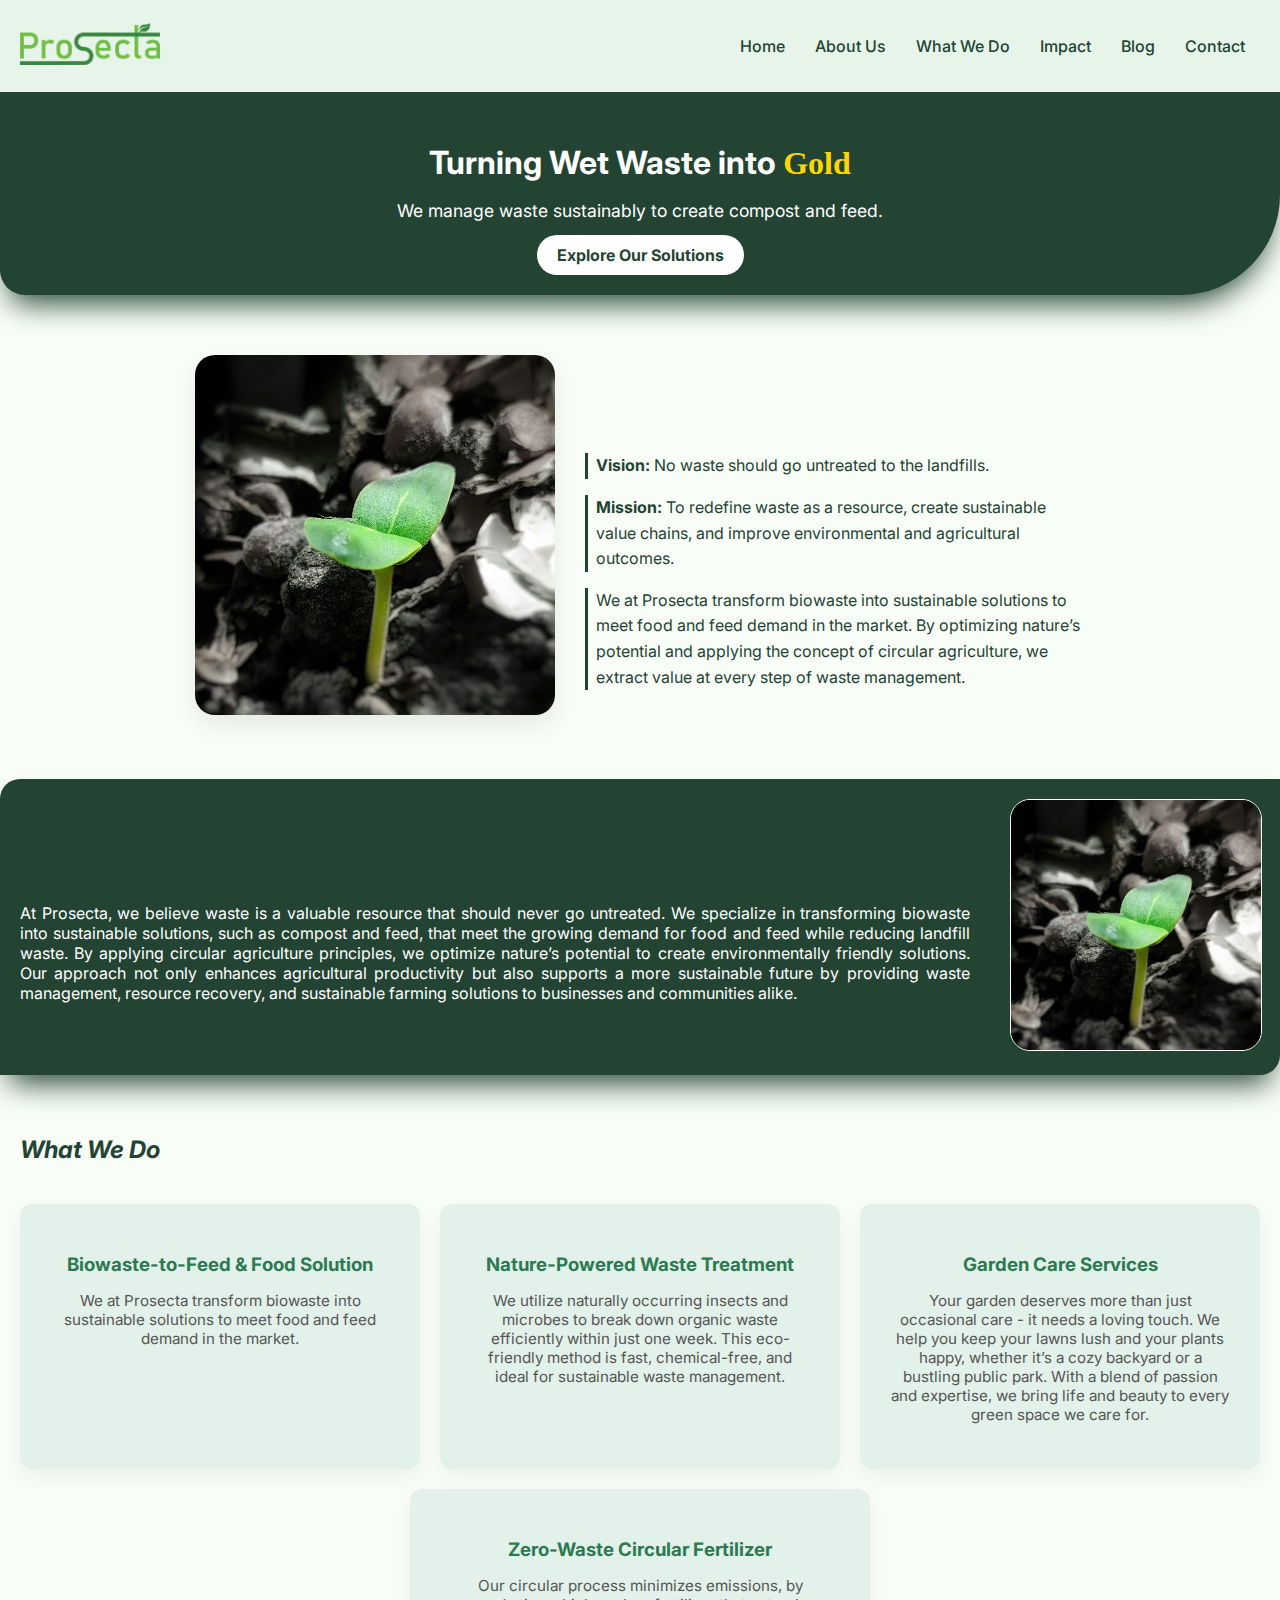
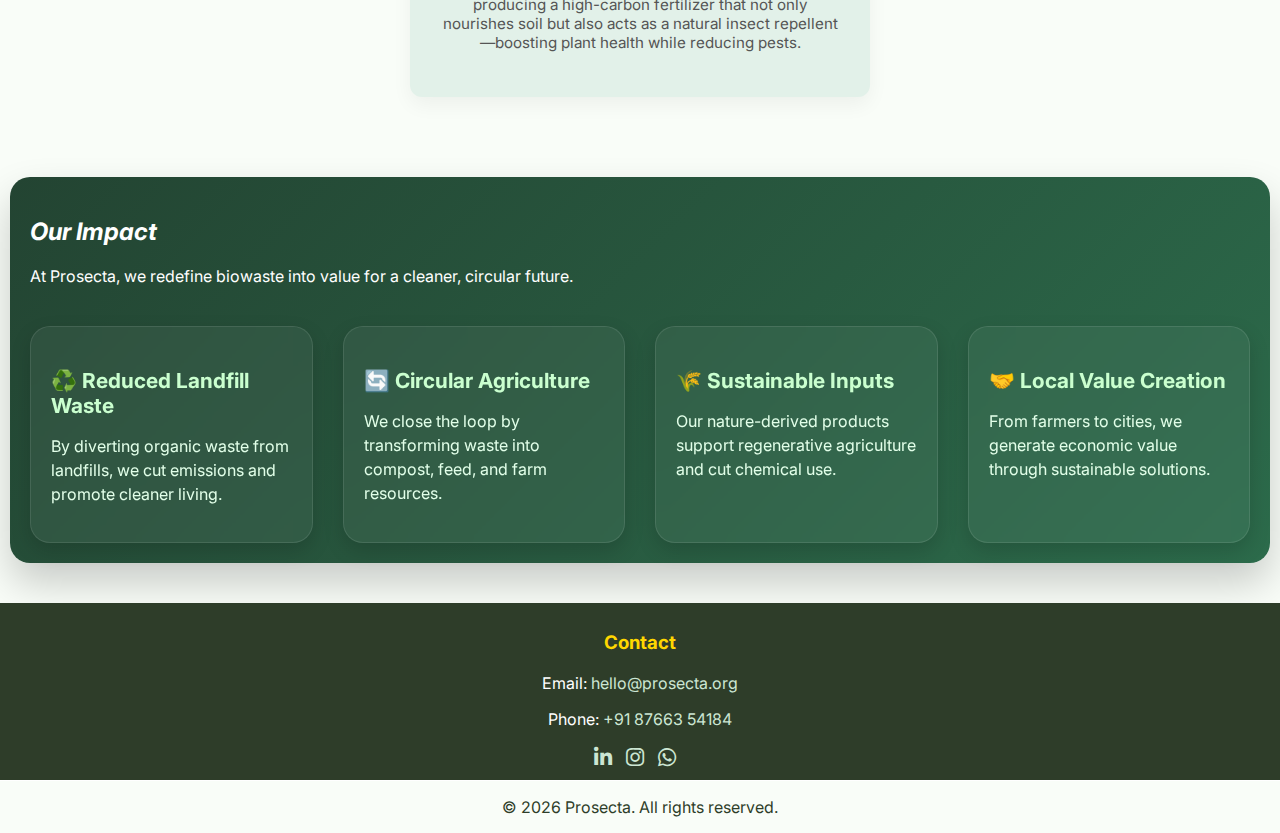
<file: index.html>
<!DOCTYPE html>
<html lang="en">
<head>
  
  <!-- basic -->
  <meta charset="utf-8">
  <meta http-equiv="X-UA-Compatible" content="IE=edge">
  <meta name="viewport" content="width=device-width, initial-scale=1">
  <!-- mobile metas -->
  <meta name="viewport" content="width=device-width, initial-scale=1">
  <meta name="viewport" content="initial-scale=1, maximum-scale=1">
  <title>Prosecta</title>
  <link rel="stylesheet" href="css/style.css">
  <link rel="stylesheet" href="https://cdnjs.cloudflare.com/ajax/libs/font-awesome/6.5.0/css/all.min.css">
</head>

<body>

<nav class="navbar">
  <div><a href="index.html"><img src="images/logo.png" width="140px"></a></div>
  <!-- Overlay (click to close) -->
  <div class="nav-overlay" id="nav-overlay"></div>
  <!-- Hamburger Icon -->
  <div class="menu-toggle" id="menu-toggle">
    <span></span>
    <span></span>
    <span></span>
  </div>
  
  <!-- Navigation Links -->
  <ul class="nav-links" id="nav-links">
    <li><a href="index.html">Home</a></li>
    <li><a href="#about">About Us</a></li>
    <li><a href="#what-we-do">What We Do</a></li>
    <li><a href="#impact">Impact</a></li>
    <li><a href="pages/blog.html">Blog</a></li>
    <li><a href="#contact">Contact</a></li>
    <!--<li><a href="pages/get-involved.html" class="cta-link">Get Involved</a></li>-->
  </ul>
  
</nav>


<main class="inner-content">

  <header class="hero">
    <h1>Turning Wet Waste into <span style="color: #FFD700; font-family: cursive;">Gold </span></h1>
    <p>We manage waste sustainably to create compost and feed.</p>
    <a href="#what-we-do" class="cta">Explore Our Solutions</a>
  </header>

<section class="image-text-section">
  <div class="image-box">
    <img src="images/RotToRise.jpg" alt="Biowaste process" />
  </div>
  <div class="text-box">
    <h2 class="typewriter-container">From Rot to Rise</h2>
    <p><strong>Vision:</strong> No waste should go untreated to the landfills.</p>
    <p><strong>Mission:</strong> To redefine waste as a resource, create sustainable value chains, and improve environmental and agricultural outcomes.</p>
    <p>We at Prosecta transform biowaste into sustainable solutions to meet food and feed demand in the market. By optimizing nature’s potential and applying the concept of circular agriculture, we extract value at every step of waste management.</p>
  </div>
</section>

<section class="about-section" id="about">
  <div class="about-section-text">
    <h2 class="typewriter-container" style="font-style: italic;">About Us</h2>
    <p>At Prosecta, we believe waste is a valuable resource that should never go untreated. We specialize in transforming biowaste into sustainable solutions, such as compost and feed, that meet the growing demand for food and feed while reducing landfill waste. By applying circular agriculture principles, we optimize nature’s potential to create environmentally friendly solutions. Our approach not only enhances agricultural productivity but also supports a more sustainable future by providing waste management, resource recovery, and sustainable farming solutions to businesses and communities alike.</p>
  </div>
  <div class="about-image-box">
    <img src="images/RotToRise.jpg" alt="About Prosecta" />
</section>

<section class="intro-section" id="what-we-do">
  <h2 class="heading">What We Do</h2>
    <div class="cards">
      <div class="card" data-aos="zoom-in" data-aos-delay="300">
        <h3>Biowaste-to-Feed & Food Solution</h3>
        <p>We at Prosecta transform biowaste into sustainable solutions to meet food and feed demand in the market.</p>
      </div>
      <div class="card" data-aos="zoom-in" data-aos-delay="400">
        <h3>Nature-Powered Waste Treatment</h3>
        <p>We utilize naturally occurring insects and microbes to break down organic waste efficiently within just one week. This eco-friendly method is fast, chemical-free, and ideal for sustainable waste management.</p>
      </div>
      <div class="card" data-aos="zoom-in" data-aos-delay="400">
        <h3>Garden Care Services</h3>
        <p>Your garden deserves more than just occasional care - it needs a loving touch. We help you keep your lawns lush and your plants happy, whether it’s a cozy backyard or a bustling public park. With a blend of passion and expertise, we bring life and beauty to every green space we care for.</p>
      </div>
      <div class="card" data-aos="zoom-in" data-aos-delay="400">
        <h3>Zero-Waste Circular Fertilizer</h3>
        <p>Our circular process minimizes emissions, by producing a high-carbon fertilizer that not only nourishes soil but also acts as a natural insect repellent—boosting plant health while reducing pests.</p>
      </div>
    </div>
  </div>
</section>    

<section class="impact-section" id="impact">
  <div>
    <h2 class="heading" style="color: white;">Our Impact</h2>
    <p class="impact-header">At Prosecta, we redefine biowaste into value for a cleaner, circular future.</p>
  </div>

  <div class="impact-grid">
    <div class="impact-card">
      <h3>♻️ Reduced Landfill Waste</h3>
      <p>By diverting organic waste from landfills, we cut emissions and promote cleaner living.</p>
    </div>
    <div class="impact-card">
      <h3>🔄 Circular Agriculture</h3>
      <p>We close the loop by transforming waste into compost, feed, and farm resources.</p>
    </div>
    <div class="impact-card">
      <h3>🌾 Sustainable Inputs</h3>
      <p>Our nature-derived products support regenerative agriculture and cut chemical use.</p>
    </div>
    <div class="impact-card">
      <h3>🤝 Local Value Creation</h3>
      <p>From farmers to cities, we generate economic value through sustainable solutions.</p>
    </div>
  </div>
</section>


<!--<section class="contact-section" id="contact">
  <iframe src="https://docs.google.com/forms/d/e/1FAIpQLScB7IX4g8cyLQ-HlLYkJvurjOeR2Y04oaBUeHUI9dh2zTSB-g/viewform?embedded=true">Loading…
  </iframe>
</section>-->

</header>
</main>
  
<footer class="footer">
  <div class="footer-container">
    <!--<div>
      <h3>ProSecta</h3>
      <p>Zeroing Emissions. Securing Nutrition.</p>
    </div>-->
    <div>
      <h3 id="contact" style="color: #FFD700">Contact</h3>
      <p>Email: <a href="mailto:hello@prosecta.org">hello@prosecta.org</p></a>
      <p>Phone: <a href="tel:918766354184">+91 87663 54184</p></a>
      <div class="social-icons">
        <!--<a href="#"><i class="fab fa-facebook-f"></i></a>
        <a href="#"><i class="fab fa-x-twitter"></i></a>-->
        <a href="https://www.linkedin.com/company/agriora-innovations-llp/"><i class="fab fa-linkedin-in"></i></a>
        <a href="https://www.instagram.com/_prosecta?utm_source=qr&igsh=MWx1eTRlMGg2MnJhOA=="><i class="fab fa-instagram"></i></a>
        <a href="https://wa.me/918766354184" target="_blank"><i class="fab fa-whatsapp"></i></a>
      </div>
    </div>
  </div>
</footer>
<div class="copyright">
    <p>&copy; <span id="year"></span> Prosecta. All rights reserved.</p>
</div>

<script src="js/script.js"></script>
</body>
</html>
</file>
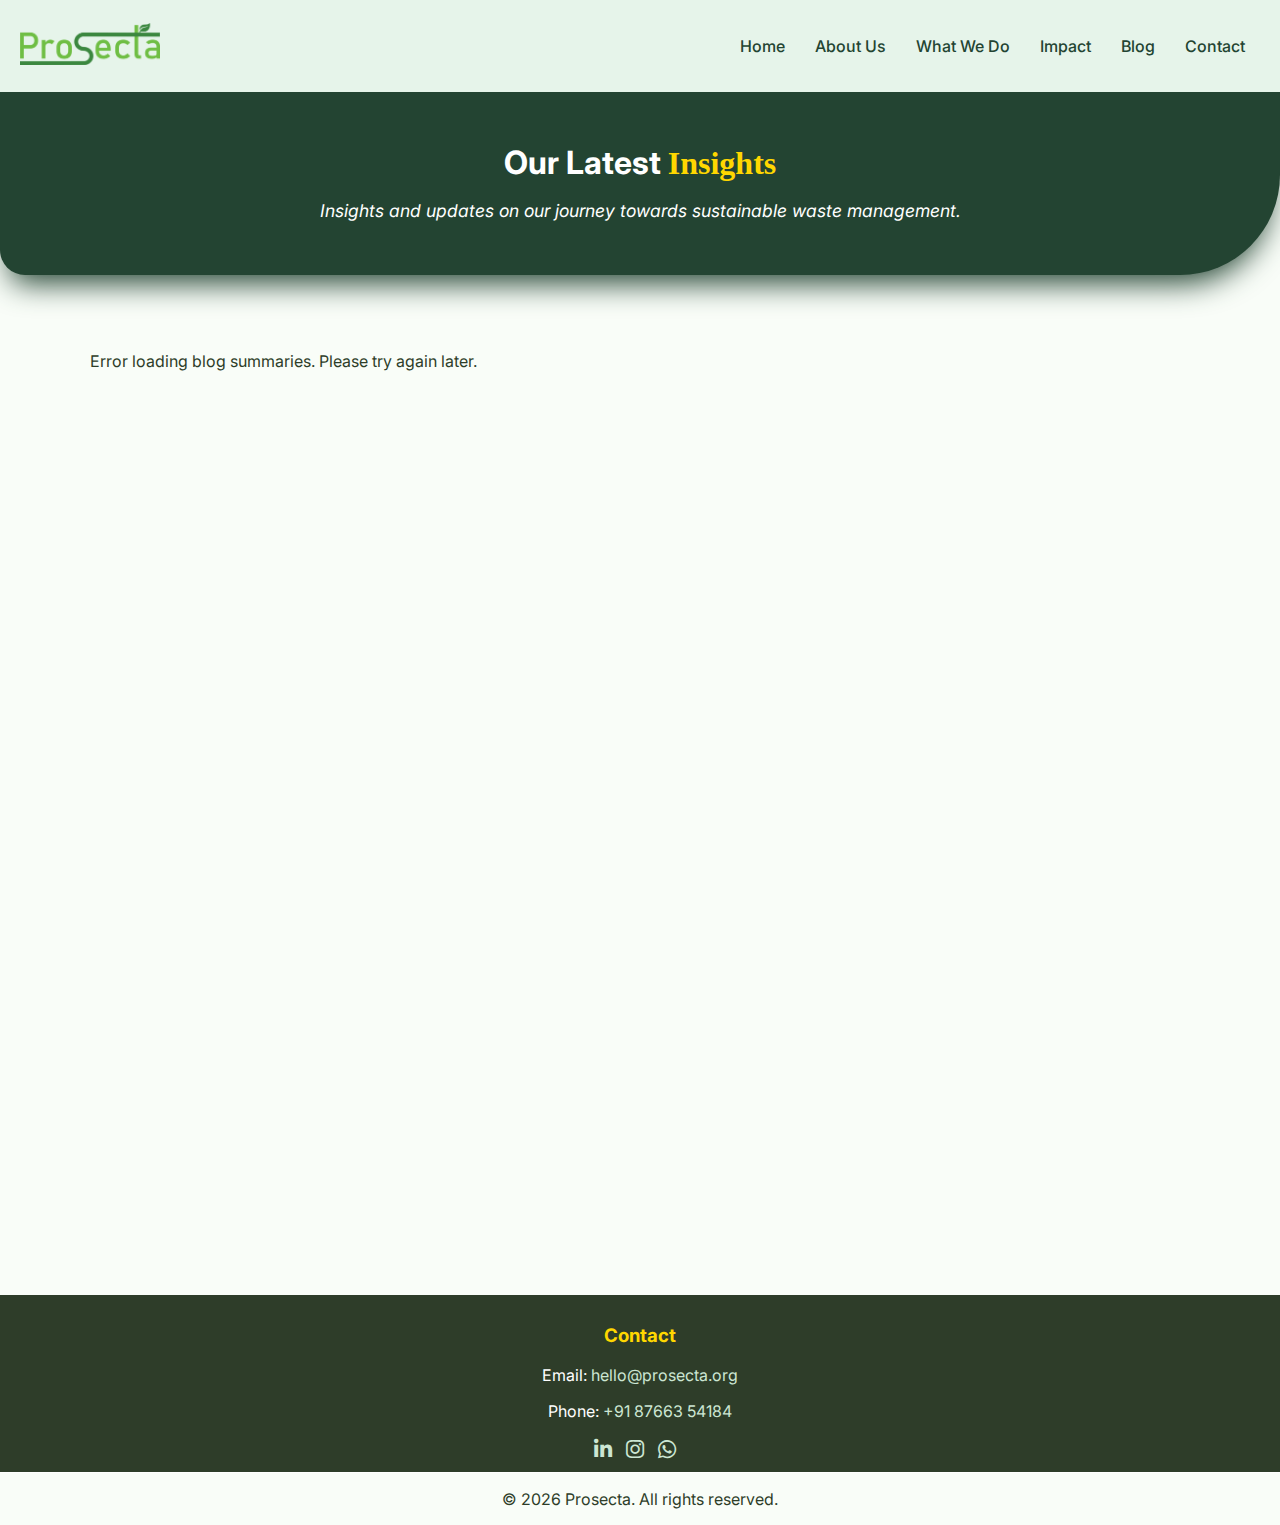
<file: pages/blog.html>
<!DOCTYPE html>
<html lang="en">
<head>
  
  <!-- basic -->
  <meta charset="utf-8">
  <meta http-equiv="X-UA-Compatible" content="IE=edge">
  <meta name="viewport" content="width=device-width, initial-scale=1">
  <!-- mobile metas -->
  <meta name="viewport" content="width=device-width, initial-scale=1">
  <meta name="viewport" content="initial-scale=1, maximum-scale=1">
  <title>Prosecta Blog</title>
  <link rel="stylesheet" href="../css/style.css">
  <link rel="stylesheet" href="https://unpkg.com/aos@2.3.1/dist/aos.css" />
  <link rel="stylesheet" href="https://cdnjs.cloudflare.com/ajax/libs/font-awesome/6.5.0/css/all.min.css">
</head>

<body>

<nav class="navbar">
  <div><a href="../index.html"><img src="../images/logo.png" width="140px"></a></div>
  <!-- Overlay (click to close) -->
  <div class="nav-overlay" id="nav-overlay"></div>
  <!-- Hamburger Icon -->
  <div class="menu-toggle" id="menu-toggle">
    <span></span>
    <span></span>
    <span></span>
  </div>
  
  <!-- Navigation Links -->
  <ul class="nav-links" id="nav-links">
    <li><a href="../index.html">Home</a></li>
    <li><a href="../index.html#about">About Us</a></li>
    <li><a href="../index.html#what-we-do">What We Do</a></li>
    <li><a href="../index.html#impact">Impact</a></li>
    <li><a href="blog.html">Blog</a></li>
    <li><a href="../pages/blog.html#contact">Contact</a></li>
    <!--<li><a href="pages/get-involved.html" class="cta-link">Get Involved</a></li>-->
  </ul>
  
</nav>

<main class="inner-content">
  <header class="hero">
    <h1>Our Latest <span style="color: #FFD700; font-family: cursive; ">Insights</span></h1>
    <p style="font-style: italic;">Insights and updates on our journey towards sustainable waste management.</p>
  </header>

<section class="blog-list" id="blog" style="min-height: 100vh;">

    <div id="blog-container"></div>
  
   <!-- <div class="blog-card" data-aos="fade-up">
      <img src="../images/top-banner.jpg" alt="Transforming Waste" class="blog-thumb" />
      <div class="blog-info">
        <h2>Transforming Waste into Value</h2>
        <p>We believe biowaste is a beginning, not the end. Here's how we create value from what others discard.</p>
        <a href="blog-post-1.html" class="read-more">Read More →</a>
      </div>
    </div>

    <div class="blog-card" data-aos="fade-up" data-aos-delay="100">
      <img src="../images/RotToRise.jpg" alt="Compost Technology" class="blog-thumb" />
      <div class="blog-info">
        <h2>Next-Gen Compost Tech</h2>
        <p>Discover how Prosecta is implementing high-efficiency composting units for decentralized rural waste processing.</p>
        <a href="blog-post-2.html" class="read-more">Read More →</a>
      </div>
    </div>

    <div class="blog-card" data-aos="fade-up" data-aos-delay="100">
      <img src="../images/RotToRise.jpg" alt="Compost Technology" class="blog-thumb" />
      <div class="blog-info">
        <h2>Next-Gen Compost Tech</h2>
        <p>Discover how Prosecta is implementing high-efficiency composting units for decentralized rural waste processing.</p>
        <a href="blog-post-2.html" class="read-more">Read More →</a>
      </div>
    </div> -->

</section>

</main>
  
<footer class="footer">
  <div class="footer-container">
    <!--<div>
      <h3>ProSecta</h3>
      <p>Zeroing Emissions. Securing Nutrition.</p>
    </div>-->
    <div>
      <h3 id="contact" style="color: #FFD700">Contact</h3>
      <p>Email: <a href="mailto:hello@prosecta.org">hello@prosecta.org</p></a>
      <p>Phone: <a href="tel:918766354184">+91 87663 54184</p></a>
      <div class="social-icons">
        <!--<a href="#"><i class="fab fa-facebook-f"></i></a>
        <a href="#"><i class="fab fa-x-twitter"></i></a>-->
        <a href="https://www.linkedin.com/company/agriora-innovations-llp/"><i class="fab fa-linkedin-in"></i></a>
        <a href="https://www.instagram.com/_prosecta?utm_source=qr&igsh=MWx1eTRlMGg2MnJhOA=="><i class="fab fa-instagram"></i></a>
        <a href="https://wa.me/918766354184" target="_blank"><i class="fab fa-whatsapp"></i></a>
      </div>
    </div>
  </div>
</footer>
<div class="copyright">
    <p>&copy; <span id="year"></span> Prosecta. All rights reserved.</p>
</div>


  <script src="../js/script.js"></script>
  <script src="https://unpkg.com/aos@2.3.1/dist/aos.js"></script>
  <script>AOS.init();</script>
  <script>
    document.getElementById("year").textContent = new Date().getFullYear();
  </script>
</body>
</html>
</file>
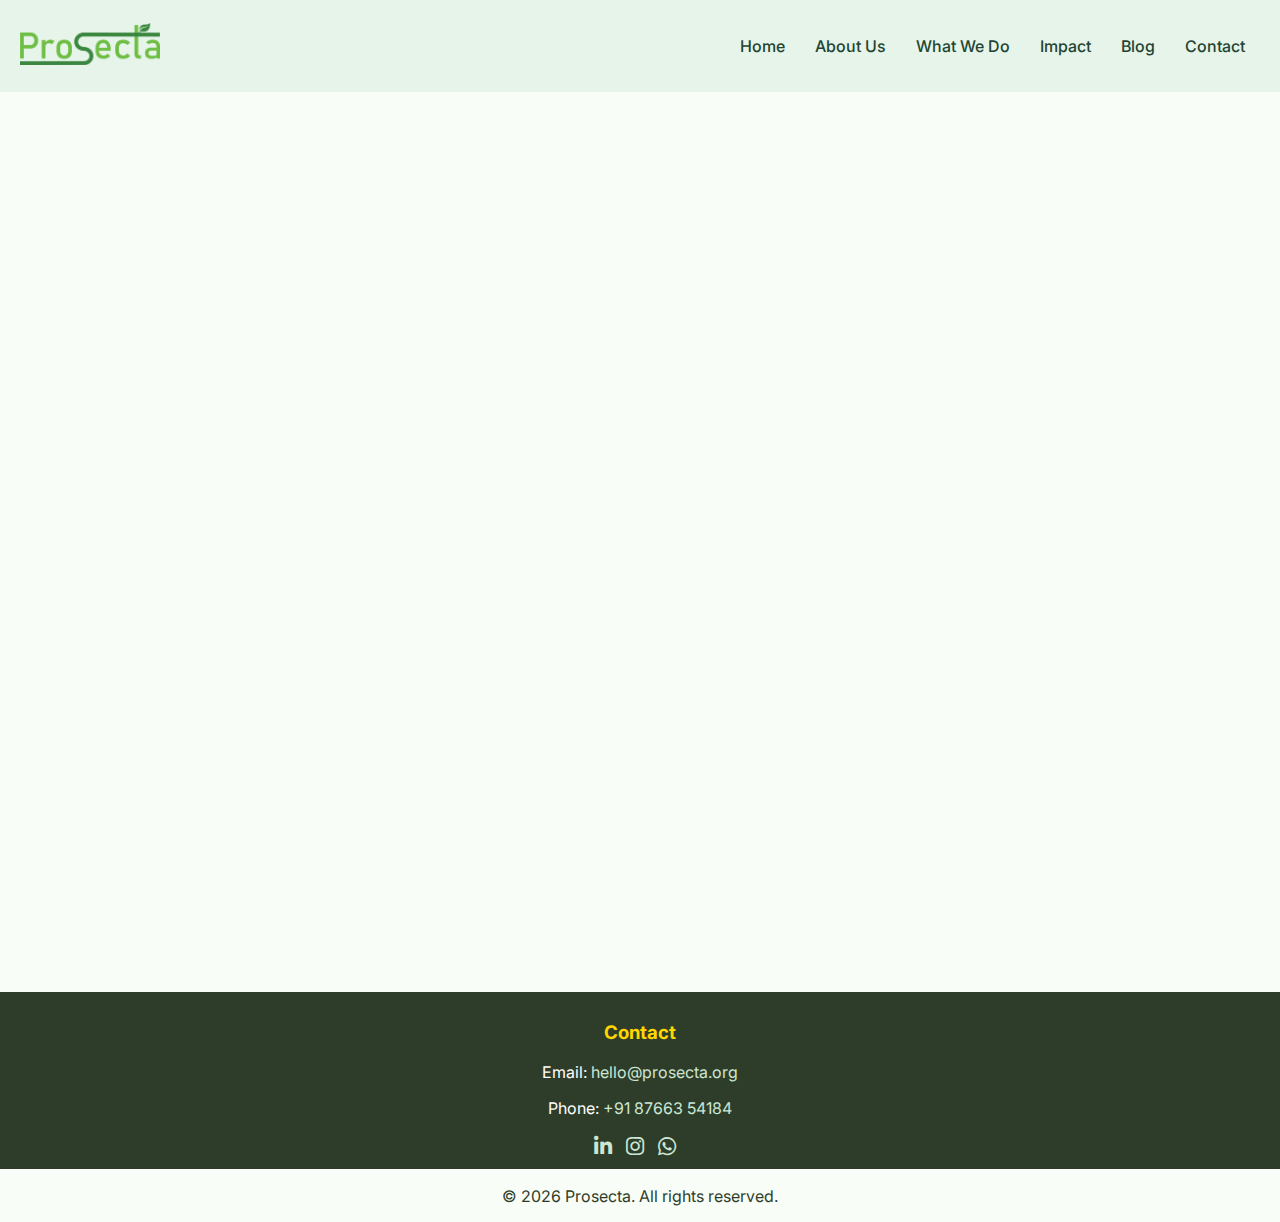
<file: pages/view-blog.html>
<!DOCTYPE html>
<html lang="en">
<head>
  
  <!-- basic -->
  <meta charset="utf-8">
  <meta http-equiv="X-UA-Compatible" content="IE=edge">
  <meta name="viewport" content="width=device-width, initial-scale=1">
  <!-- mobile metas -->
  <meta name="viewport" content="width=device-width, initial-scale=1">
  <meta name="viewport" content="initial-scale=1, maximum-scale=1">
  <title>View Blog</title>
  <link rel="stylesheet" href="../css/style.css">
  <link rel="stylesheet" href="https://unpkg.com/aos@2.3.1/dist/aos.css" />
  <link rel="stylesheet" href="https://cdnjs.cloudflare.com/ajax/libs/font-awesome/6.5.0/css/all.min.css">
</head>

<body>

<nav class="navbar">
  <div><a href="../index.html"><img src="../images/logo.png" width="140px"></a></div>
  <!-- Overlay (click to close) -->
  <div class="nav-overlay" id="nav-overlay"></div>
  <!-- Hamburger Icon -->
  <div class="menu-toggle" id="menu-toggle">
    <span></span>
    <span></span>
    <span></span>
  </div>
  
  <!-- Navigation Links -->
  <ul class="nav-links" id="nav-links">
    <li><a href="../index.html">Home</a></li>
    <li><a href="../index.html#about">About Us</a></li>
    <li><a href="../index.html#what-we-do">What We Do</a></li>
    <li><a href="../index.html#impact">Impact</a></li>
    <li><a href="../pages/blog.html">Blog</a></li>
    <li><a href="../index.html#contact">Contact</a></li>
    <!--<li><a href="pages/get-involved.html" class="cta-link">Get Involved</a></li>-->
  </ul>
  
</nav>



<main style="min-height: 100vh;">
  <div id="blog"></div>
</main>

<!--<main class="blog-page">
  
    <div class="blog-header">
      <img src="../images/top-banner.jpg" alt="Blog Hero" class="blog-hero-img" />
    </div>

    <div class="blog-content" data-aos="fade-up">
      <h1>Transforming Waste into Value</h1>
      <p><em>Published on July 2025</em></p>
      <p>
        At Prosecta, our journey starts where others see an end — at wet waste. But to us, it's the beginning of sustainable solutions.
        We see organic waste as an opportunity to create compost, livestock feed, and restore fertility to the soil.
      </p>
      <p>
        By valorizing waste and optimizing nature’s circular flow, we not only reduce landfill load but also generate value across agriculture and the environment.
      </p>
      <p>
        Our approach combines science and community. We collaborate with villages, agri-businesses, and researchers to rethink how India deals with biowaste.
      </p>
      <p>
        Stay tuned to this blog for updates on composting tech, policy changes, field stories, and scalable models for waste transformation.
      </p>
    </div>

</main> -->


<footer class="footer">
  <div class="footer-container">
    <!--<div>
      <h3>ProSecta</h3>
      <p>Zeroing Emissions. Securing Nutrition.</p>
    </div>-->
    <div>
      <h3 id="contact" style="color: #FFD700">Contact</h3>
      <p>Email: <a href="mailto:hello@prosecta.org">hello@prosecta.org</p></a>
      <p>Phone: <a href="tel:918766354184">+91 87663 54184</p></a>
      <div class="social-icons">
        <!--<a href="#"><i class="fab fa-facebook-f"></i></a>
        <a href="#"><i class="fab fa-x-twitter"></i></a>-->
        <a href="https://www.linkedin.com/company/agriora-innovations-llp/"><i class="fab fa-linkedin-in"></i></a>
        <a href="https://www.instagram.com/_prosecta?utm_source=qr&igsh=MWx1eTRlMGg2MnJhOA=="><i class="fab fa-instagram"></i></a>
        <a href="https://wa.me/918766354184" target="_blank"><i class="fab fa-whatsapp"></i></a>
      </div>
    </div>
  </div>
</footer>
<div class="copyright">
    <p>&copy; <span id="year"></span> Prosecta. All rights reserved.</p>
</div>


  <script src="../js/script.js"></script>
  <script src="https://unpkg.com/aos@2.3.1/dist/aos.js"></script>
  <script>AOS.init();</script>
  <script>
    document.getElementById("year").textContent = new Date().getFullYear();
  </script>
</body>
</html>
</file>
<file: css/style.css>
@import url('https://fonts.googleapis.com/css2?family=Inter:wght@400;600;700&display=swap');


.typewriter-container {
  overflow: hidden; /* Hides text outside the element's width */
  white-space: nowrap; /* Prevents text from wrapping to the next line */
  animation: 
    typing 3s steps(10000, end) forwards; /* Typing animation */
  width: 0; /* Starts with hidden text */
}

/* Keyframes for the typing animation */
@keyframes typing {
  from { width: 0 } /* Starts with zero width */
  to { width: 100% } /* Expands to full width, revealing text */
}

a, button {
  -webkit-tap-highlight-color: transparent;
  -webkit-touch-callout: none;
}

body {
  font-family: 'Inter', sans-serif;
  margin: 0;
  background: #f9fdf8;
  color: #2e3d29;
}
a { text-decoration: none; }

.top-image-section {
  width: 100%;
  overflow: hidden;
} 

.responsive-banner {
  width: 100%;
  height: auto;
  object-fit: cover;
  display: block;
  max-height: 400px;  
}
/*
.navbar {
  background: #e6f4ea;
  display: flex;
  justify-content: space-between;
  align-items: center;
  padding: 10px 40px;
}
.navbar .header {
  font-weight: 700;
  font-size: 1.6rem;
  color: #2c7a51;
}
.navbar .nav-links {
  list-style: none;
  display: flex;
  gap: 30px;
}
.navbar .nav-links li a {
  color: #2e3d29;
  font-weight: 500;
  transition: color 0.3s;
}
.navbar .nav-links li a:hover {
  color: #2c7a51;
  box-shadow: 0 12px 30px rgba(0, 0, 0, 0.1);
}
*/

/* Navbar */
.navbar {
  background: #e6f4ea;
  padding: 20px 20px;
  display: flex;
  justify-content: space-between;
  align-items: center;
  position: relative;
  z-index: 1000;
}
.nav-links {
  list-style: none;
  display: flex;
}
.nav-links li {
  position: relative;
  white-space: nowrap;
}
.nav-links li a {
  color: #234432;
  font-weight: 501;
  text-decoration: none;
  padding: 8px 15px;
  border-radius: 25px;
  transition: background 0.3s;
}
.nav-links li a:hover,
.nav-links li a.active {
  color: #2c7a51 !important;
  background: rgba(44, 122, 81, 0.2);
  box-shadow: 0 0 0 2px #2c7a51 inset;
}
.cta-link {
  background: #2c7a51;
  color: white !important;
  border-radius: 20px;
  padding: 8px 18px;
  font-weight: bold;
}
.cta-link:hover {
  background: #256b46;
  border-radius: 20px;
}

/* Hamburger Menu Icon */
.menu-toggle {
  display: none;
  flex-direction: column;
  cursor: pointer;
  gap: 5px;
  -webkit-tap-highlight-color: transparent;
}
.menu-toggle span {
  width: 25px;
  height: 3px;
  border-radius: 50px;
  background: #2c7a51;
  transition: all 0.3s ease;
}

/* Mobile Styles */
@media (max-width: 768px) {
  .nav-links {
    position: absolute;
    top: 81%;
    left: 1;
    right: 0;
    gap: 18px;
    background: #e6f4ea;
    border-bottom-left-radius: 20px;
    flex-direction: column;
    align-items: right;
    overflow: hidden;
    max-height: 0;

  }
  .nav-links.open {
    max-height: max-content; /* Adjust as needed */
    padding: 20px 10px;
  }
  .menu-toggle {
    display: flex;
  }
  .menu-toggle.open span:nth-child(1) {
    transform: rotate(45deg) translateY(8px);
  }
  .menu-toggle.open span:nth-child(2) {
    opacity: 0;
  }
  .menu-toggle.open span:nth-child(3) {
    transform: rotate(-45deg) translateY(-8px);
  }
}

.heading {
  color: #234432;
  text-align: left;
  font-style: italic;
}


.cta {
  background: white;
  color: #234432;
  padding: 10px 20px;
  border-radius: 25px;
  font-weight: bold;
  transition: background 0.3s;
}
.cta:hover {
  background: #78B676;
  transform: translateY(-1px);
  box-shadow: 0 12px 30px rgba(0, 0, 0, 0.1);
}

.hero {
  padding: 30px 20px;
  text-align: center;
  background: #234432;
  border-bottom-right-radius: 100px;
  border-bottom-left-radius: 25px;
  box-shadow: #234432 0px 18px 30px -10px;
  color: white;
  animation: fadeIn 2s ease-in-out;
  min-height: max-content;
}
.hero h1 {
  font-size: 2rem;
  margin-bottom: 1rem;
}
.hero p {
  font-size: 1.1rem;
  margin-bottom: 1.5rem;
}
.hero .cta {
  font-size: 1rem;
}

.intro-section {
  padding: 40px 20px;
  text-align: center;
}
.cards {
  display: flex;
  flex-wrap: wrap;
  gap: 20px;
  margin-top: 40px;
  justify-content: center;
}
.card {
  background: #e2f1e9;
  border-radius: 12px;
  box-shadow: 0 8px 20px rgba(0, 0, 0, 0.05);
  padding: 30px;
  flex: 1 1 300px;
  max-width: 400px;
  transition: transform 0.3s ease, box-shadow 0.3s ease;
}
.card:hover {
  transform: translateY(-8px);
  color: #234432;
  box-shadow: 0 12px 30px -10px;
}
.card h3 {
  color: #2c7a51;
  margin-bottom: 10px;
}
.card p {
  font-size: 0.95rem;
  color: #555;
}

.inner-content {
  content: "width=device-width, initial-scale=1";
}
@keyframes fadeIn {
  from { opacity: 1; transform: translateY(-60px); }
  to { opacity: 1; transform: translateY(0); }
}

.about-section {
  color: white;
  padding: 20px 20px;
  background: #234432;
  display: flex;
  flex-wrap: wrap;
  align-items: center;
  justify-content: center;
  gap: 40px;
  border-bottom-right-radius: 20px;
  border-top-left-radius: 20px;
  box-shadow: #234432 0px 18px 30px -10px;
}
.about-section-text {
  flex: 1 1 300px;
  max-width: fit-content;
  text-align: justify;
}

.about-image-box {
  flex: 1 1 300px;
  max-width: 250px;
}

.about-image-box img {
  width: 100%;
  aspect-ratio: 1 / 1;
  object-fit: cover;
  border-radius: 20px;
  border: white 1px solid;
}

/* For Image left and weitten content on right*/
.image-text-section {
  display: flex;
  flex-wrap: wrap;
  align-items: center;
  justify-content: center;
  gap: 30px;
  padding: 60px 20px;
}

.image-box {
  flex: 1 1 300px;
  max-width: 360px;
}

.image-box img {
  width: 100%;
  aspect-ratio: 1 / 1;
  object-fit: cover;
  border-radius: 20px;
  box-shadow: 0 10px 25px rgba(0, 0, 0, 0.08);
}

.text-box {
  flex: 1 1 300px;
  max-width: 500px;
  color: #2e3d29;
}

.text-box h2 {
  font-size: 2rem;
  color: #234432;
  margin-bottom: 15px;
}

.text-box p {
  font-size: 1rem;
  color: #234432;
  line-height: 1.6;
  margin-bottom: 12px;
  border-left: #234432 3px solid;
  padding-left: 8px;
}

/* Mobile responsive: stack vertically */
@media (max-width: 768px) {
  .image-text-section .about-section{
    flex-direction: column;
    text-align: left;
  }
  .text-box .about-section-text{
    max-width: 100%;
  }
}

/*Impact Section */
.impact-section {
  background: linear-gradient(135deg, #234432, #2c6b4b);
  color: #ffffff;
  padding: 20px 20px;
  border-radius: 20px;
  margin: 40px 10px;
  box-shadow: 0 20px 40px rgba(0, 0, 0, 0.2);
}

.impact-header {
  margin-bottom: 40px;
}

.impact-header h2 {
  font-size: 2.5rem;
  margin-bottom: 10px;
  color: #b8f3c2;
}

.impact-header p {
  font-size: 1.1rem;
  color: #e4f8e9;
  margin: 0 auto;
}

.impact-grid {
  display: grid;
  grid-template-columns: repeat(auto-fit, minmax(250px, 1fr));
  gap: 30px;
}

.impact-card {
  background: rgba(255, 255, 255, 0.05);
  padding: 20px;
  border-radius: 20px;
  border: 1px solid rgba(255, 255, 255, 0.1);
  transition: all 0.3s ease;
  backdrop-filter: blur(8px);
  box-shadow: 0 8px 20px rgba(0, 0, 0, 0.15);
}

.impact-card:hover {
  transform: translateY(-10px);
  background: rgba(255, 255, 255, 0.08);
  box-shadow: 0 12px 24px rgba(0, 0, 0, 0.25);
}

.impact-card h3 {
  font-size: 1.3rem;
  margin-bottom: 10px;
  color: #caffcf;
}

.impact-card p {
  font-size: 1rem;
  line-height: 1.5;
  color: #e2ffe9;
}

.contact-section {
  padding: 20px 20px;
}

.contact-section iframe {
  width: 100%;
  height: 800px;
  border: none;
  border-radius: 12px;
  box-shadow: 0 8px 20px rgba(0, 0, 0, 0.1);
}

.footer {
  background: #2e3d29;
  color: white;
}
.footer a {
  color: #cce6d3;
}
.footer a:hover {
  color: #7dd97d;
}
.footer-container {
  /*justify-content: space-between;*/
  padding: 10px 20px;
  text-align: center;
}
.footer-bottom {
  text-align: center;
  /*border-top: 2px solid #ffffff;*/
}
.social-icons a {
  margin-right: 10px;
  font-size: 1.3rem;
}
form input, form textarea {
  width: 100%;
  padding: 10px;
  margin-top: 10px;
  margin-bottom: 15px;
  border: 1px solid #ccc;
  border-radius: 5px;
}
form button {
  background: #2c7a51;
  color: white;
  border: none;
  padding: 10px 20px;
  cursor: pointer;
  border-radius: 5px;
}
form button:hover {
  background: #256b46;
}

.copyright {
  text-align: center;
  border-top: white 1px solid;
}


/* Blog */
.blog-list {
  padding: 60px 20px;
  max-width: 1100px;
  margin: auto;
}

.blog-list-heading {
  text-align: center;
  font-size: 2.2rem;
  color: #2c7a51;
  margin-bottom: 40px;
}

.blog-card {
  display: flex;
  flex-wrap: wrap;
  gap: 20px;
  margin-bottom: 40px;
  background: #f8fff7;
  padding: 20px;
  border-radius: 12px;
  box-shadow: 0 8px 20px rgba(37, 37, 37, 0.05);
}

.blog-card:hover {
  transform: translateY(-8px);
  color: #234432;
  box-shadow: 0 12px 30px -10px;
}

.blog-thumb {
  width: 100%;
  max-width: 360px;
  aspect-ratio: 1 / 0.6;
  border-radius: 10px;
  object-fit: cover;
}

.blog-info {
  flex: 1;
}

.blog-info h2 {
  color: #2c7a51;
  margin-bottom: 10px;
}

.blog-info p {
  font-size: 1rem;
  color: #444;
}

.read-more {
  display: inline-block;
  margin-top: 10px;
  color: #007c4d;
  font-weight: bold;
  text-decoration: none;
}
.read-more:hover {
  text-decoration: underline;
}

/* Blog Page */
.blog-page {
  padding: 40px 20px;
  max-width: fit-content;
  margin: auto;
}

.blog-header {
  margin-bottom: 30px;
}

.blog-hero-img {
  width: 100%;
  max-height: 400px;
  object-fit: cover;
  border-radius: 12px;
  box-shadow: 0 8px 20px rgba(0, 0, 0, 0.1);
}

.blog-content h1 {
  font-size: 2rem;
  color: #2c7a51;
  margin-bottom: 10px;
}

.blog-content p {
  line-height: 1.5;
  font-size: 1.05rem;
  color: #333;
  margin-bottom: 25px;
}
</file>
